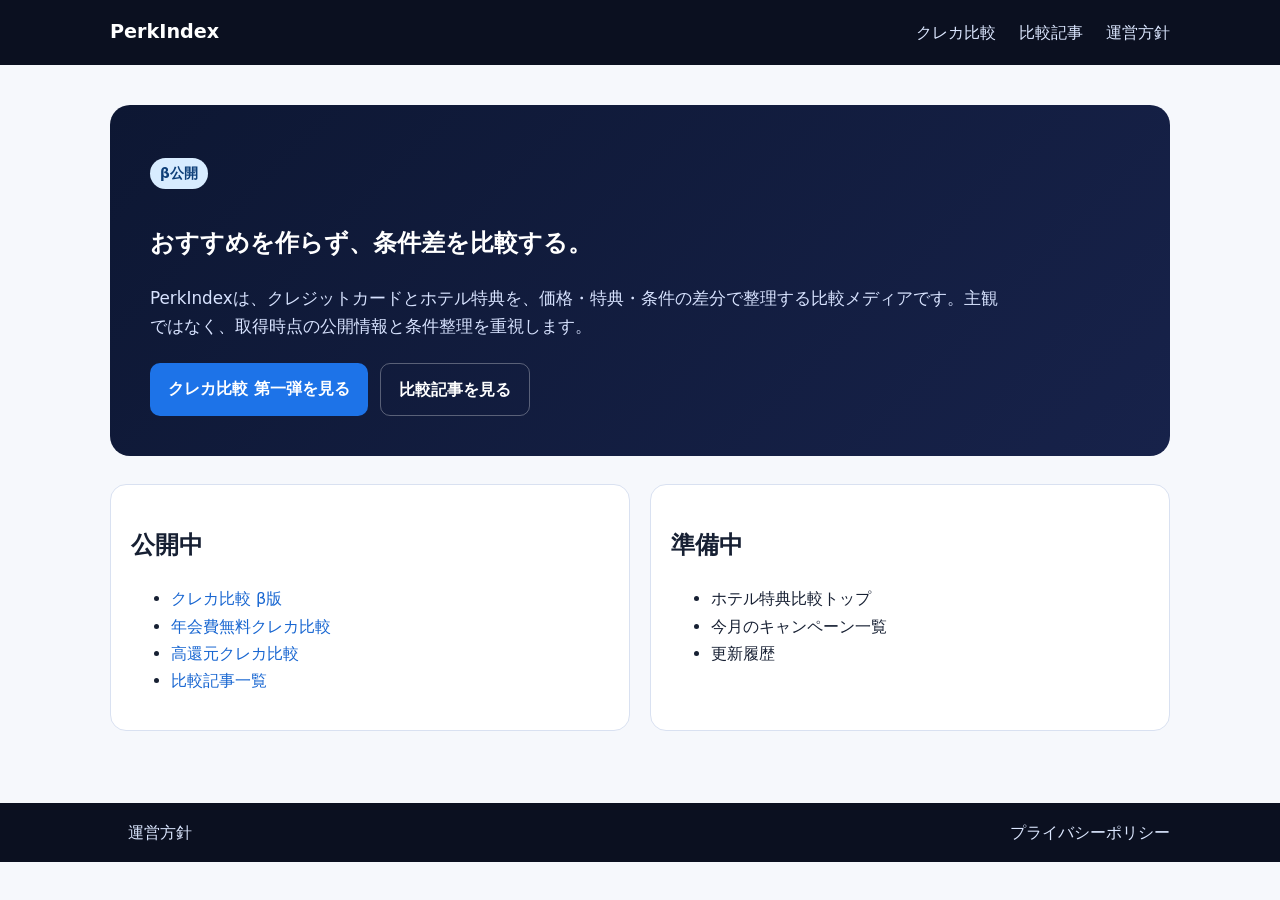
<file: index.html>
<!doctype html>
<html lang="ja">
<head>
  <meta charset="utf-8">
  <meta name="viewport" content="width=device-width, initial-scale=1">
  <title>PerkIndex | 特典・条件差分の比較メディア</title>
  <meta name="description" content="PerkIndexはクレジットカードとホテル特典を、価格・特典・条件の差分で比較するメディアです。">
  <link rel="stylesheet" href="/styles.css">
</head>
<body>
  <header class="site-header">
    <div class="wrap">
      <a class="brand" href="/">PerkIndex</a>
      <nav>
        <a href="/credit-cards/">クレカ比較</a>
        <a href="/articles/">比較記事</a>
        <a href="/about.html">運営方針</a>
      </nav>
    </div>
  </header>
  <main class="wrap page">
    <section class="hero">
      <p class="eyebrow">β公開</p>
      <h1>おすすめを作らず、条件差を比較する。</h1>
      <p class="lead">PerkIndexは、クレジットカードとホテル特典を、価格・特典・条件の差分で整理する比較メディアです。主観ではなく、取得時点の公開情報と条件整理を重視します。</p>
      <div class="cta-row">
        <a class="button" href="/credit-cards/">クレカ比較 第一弾を見る</a>
        <a class="button button-secondary" href="/articles/">比較記事を見る</a>
      </div>
    </section>

    <section class="grid two">
      <article class="card">
        <h2>公開中</h2>
        <ul>
          <li><a href="/credit-cards/">クレカ比較 β版</a></li>
          <li><a href="/credit-cards/free-cards.html">年会費無料クレカ比較</a></li>
          <li><a href="/credit-cards/high-return.html">高還元クレカ比較</a></li>
          <li><a href="/articles/">比較記事一覧</a></li>
        </ul>
      </article>
      <article class="card">
        <h2>準備中</h2>
        <ul>
          <li>ホテル特典比較トップ</li>
          <li>今月のキャンペーン一覧</li>
          <li>更新履歴</li>
        </ul>
      </article>
    </section>
  </main>
  <footer class="site-footer">
    <div class="wrap footer-links">
      <a href="/about.html">運営方針</a>
      <a href="/privacy.html">プライバシーポリシー</a>
    </div>
  </footer>
</body>
</html>
</file>
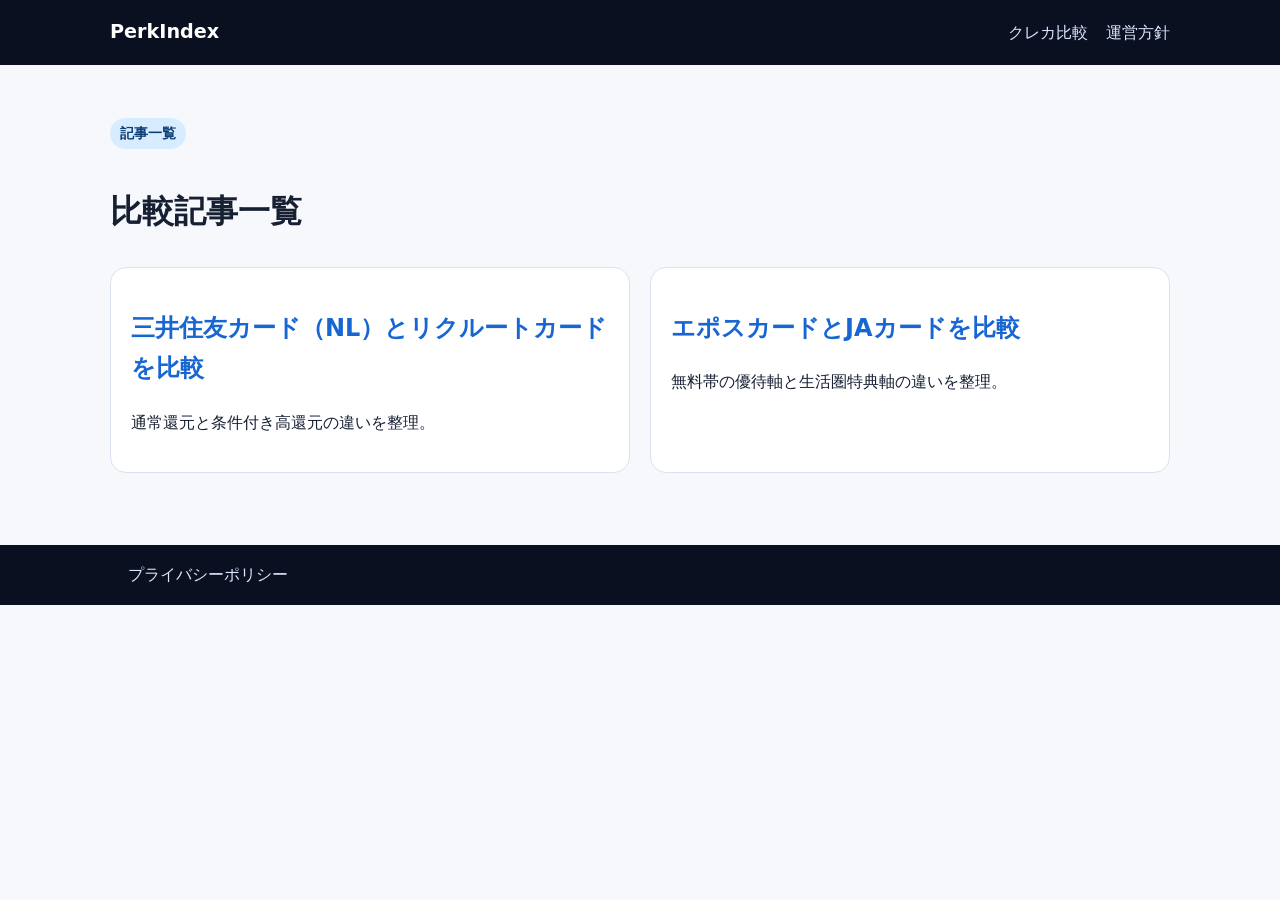
<file: articles/index.html>
<!doctype html>
<html lang="ja">
<head>
  <meta charset="utf-8">
  <meta name="viewport" content="width=device-width, initial-scale=1">
  <title>比較記事一覧 | PerkIndex</title>
  <link rel="stylesheet" href="/styles.css">
</head>
<body>
<header class="site-header"><div class="wrap"><a class="brand" href="/">PerkIndex</a><nav><a href="/credit-cards/">クレカ比較</a><a href="/about.html">運営方針</a></nav></div></header>
<main class="wrap page">
  <p class="eyebrow">記事一覧</p>
  <h1>比較記事一覧</h1>
  <section class="grid two">
    <article class="card"><h2><a href="/articles/mitsui-sumitomo-nl-vs-recruit-card.html">三井住友カード（NL）とリクルートカードを比較</a></h2><p>通常還元と条件付き高還元の違いを整理。</p></article>
    <article class="card"><h2><a href="/articles/epos-card-vs-ja-card.html">エポスカードとJAカードを比較</a></h2><p>無料帯の優待軸と生活圏特典軸の違いを整理。</p></article>
  </section>
</main>
<footer class="site-footer"><div class="wrap footer-links"><a href="/privacy.html">プライバシーポリシー</a></div></footer>
</body>
</html>
</file>
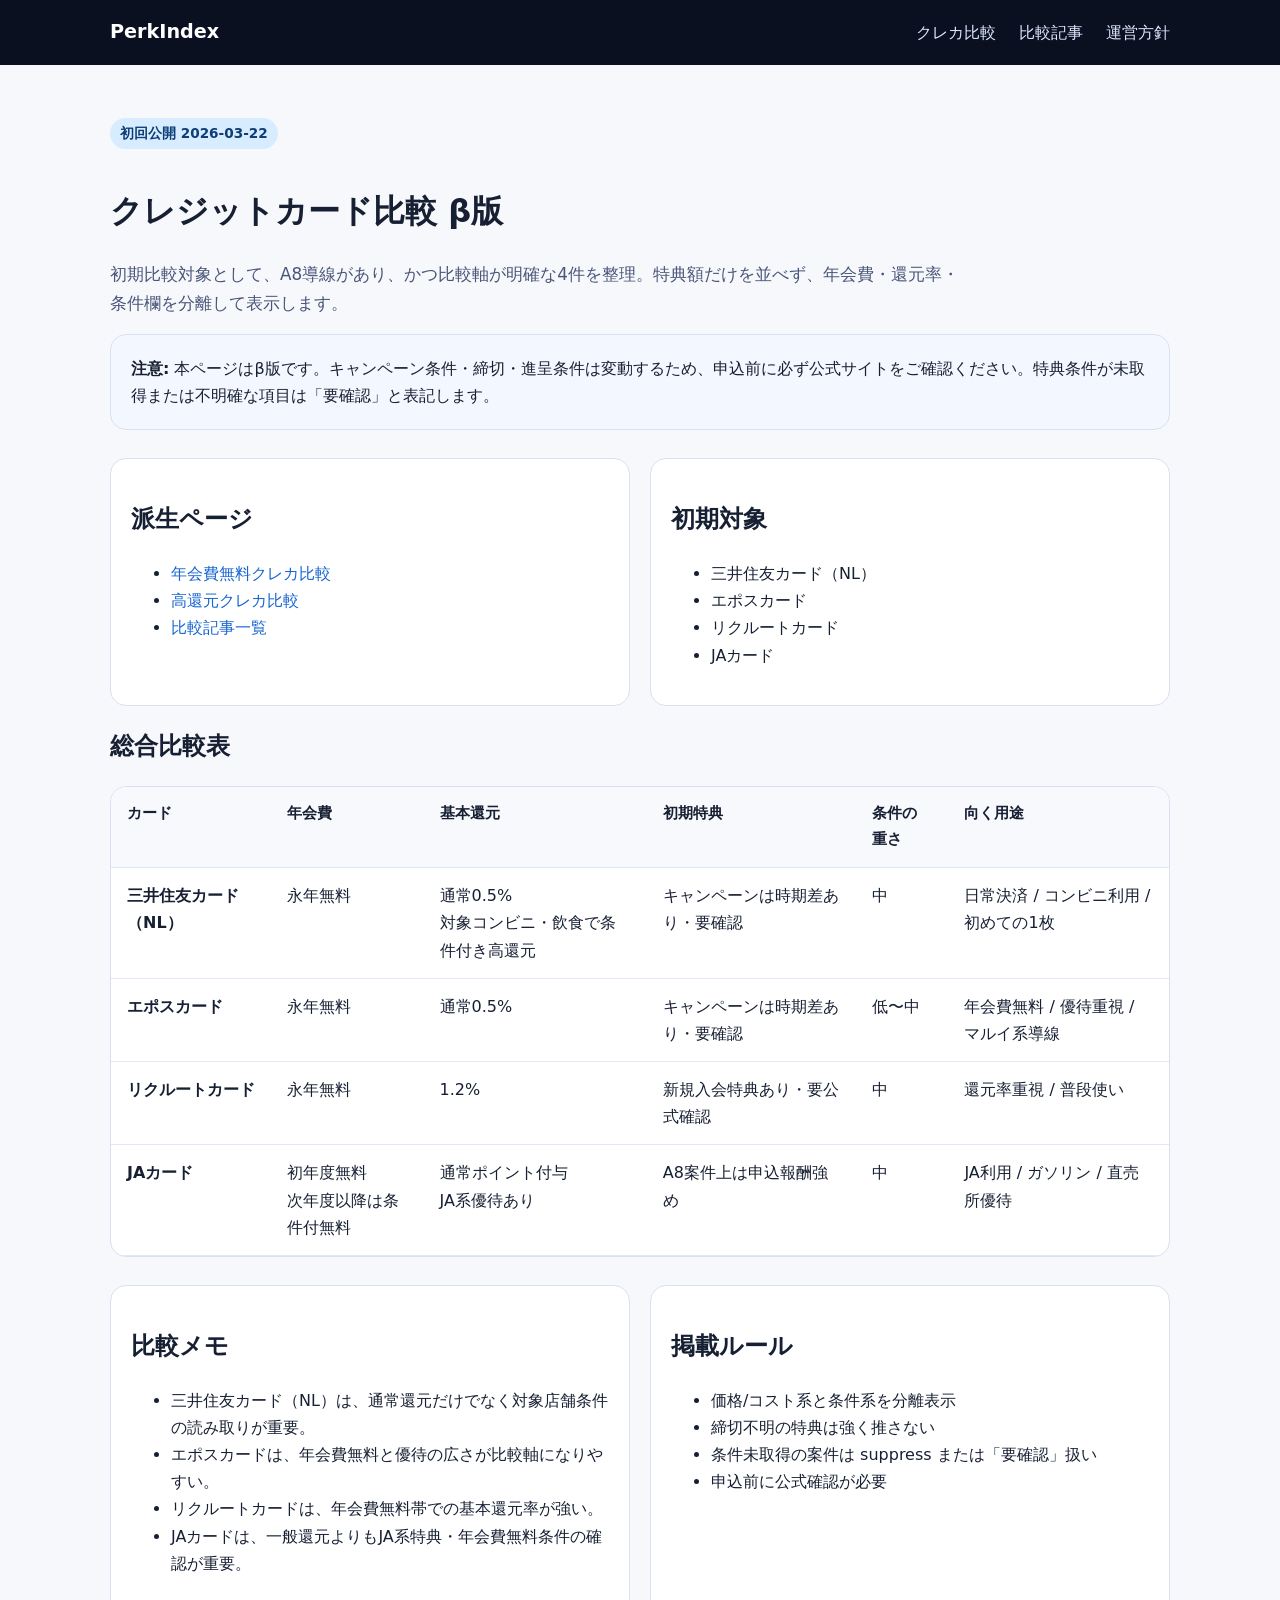
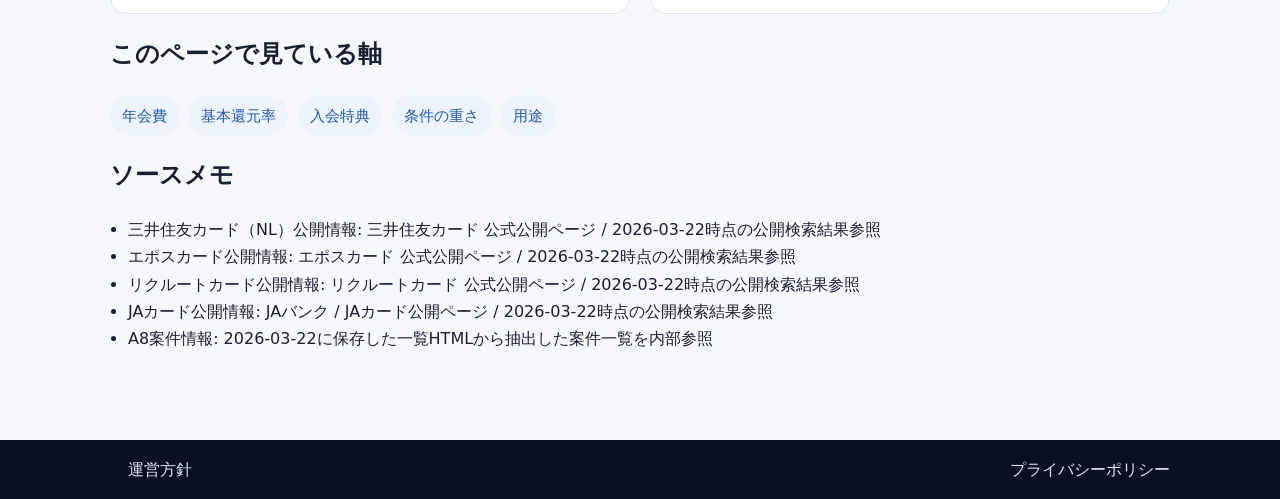
<file: credit-cards/index.html>
<!doctype html>
<html lang="ja">
<head>
  <meta charset="utf-8">
  <meta name="viewport" content="width=device-width, initial-scale=1">
  <title>クレジットカード比較 β版 | PerkIndex</title>
  <meta name="description" content="年会費無料〜低額帯の主要クレジットカードを、年会費・基本還元・条件差で整理した初期比較ページです。">
  <link rel="stylesheet" href="/styles.css">
</head>
<body>
  <header class="site-header">
    <div class="wrap">
      <a class="brand" href="/">PerkIndex</a>
      <nav>
        <a href="/credit-cards/">クレカ比較</a>
        <a href="/articles/">比較記事</a>
        <a href="/about.html">運営方針</a>
      </nav>
    </div>
  </header>

  <main class="wrap page">
    <p class="eyebrow">初回公開 2026-03-22</p>
    <h1>クレジットカード比較 β版</h1>
    <p class="lead">初期比較対象として、A8導線があり、かつ比較軸が明確な4件を整理。特典額だけを並べず、年会費・還元率・条件欄を分離して表示します。</p>

    <div class="notice">
      <strong>注意:</strong> 本ページはβ版です。キャンペーン条件・締切・進呈条件は変動するため、申込前に必ず公式サイトをご確認ください。特典条件が未取得または不明確な項目は「要確認」と表記します。
    </div>

    <section class="grid two">
      <article class="card"><h2>派生ページ</h2><ul><li><a href="/credit-cards/free-cards.html">年会費無料クレカ比較</a></li><li><a href="/credit-cards/high-return.html">高還元クレカ比較</a></li><li><a href="/articles/">比較記事一覧</a></li></ul></article>
      <article class="card"><h2>初期対象</h2><ul><li>三井住友カード（NL）</li><li>エポスカード</li><li>リクルートカード</li><li>JAカード</li></ul></article>
    </section>

    <section>
      <h2>総合比較表</h2>
      <div class="table-wrap">
        <table>
          <thead>
            <tr>
              <th>カード</th>
              <th>年会費</th>
              <th>基本還元</th>
              <th>初期特典</th>
              <th>条件の重さ</th>
              <th>向く用途</th>
            </tr>
          </thead>
          <tbody>
            <tr>
              <td><strong>三井住友カード（NL）</strong></td>
              <td>永年無料</td>
              <td>通常0.5%<br>対象コンビニ・飲食で条件付き高還元</td>
              <td>キャンペーンは時期差あり・要確認</td>
              <td>中</td>
              <td>日常決済 / コンビニ利用 / 初めての1枚</td>
            </tr>
            <tr>
              <td><strong>エポスカード</strong></td>
              <td>永年無料</td>
              <td>通常0.5%</td>
              <td>キャンペーンは時期差あり・要確認</td>
              <td>低〜中</td>
              <td>年会費無料 / 優待重視 / マルイ系導線</td>
            </tr>
            <tr>
              <td><strong>リクルートカード</strong></td>
              <td>永年無料</td>
              <td>1.2%</td>
              <td>新規入会特典あり・要公式確認</td>
              <td>中</td>
              <td>還元率重視 / 普段使い</td>
            </tr>
            <tr>
              <td><strong>JAカード</strong></td>
              <td>初年度無料<br>次年度以降は条件付無料</td>
              <td>通常ポイント付与<br>JA系優待あり</td>
              <td>A8案件上は申込報酬強め</td>
              <td>中</td>
              <td>JA利用 / ガソリン / 直売所優待</td>
            </tr>
          </tbody>
        </table>
      </div>
    </section>

    <section class="grid two">
      <article class="card">
        <h2>比較メモ</h2>
        <ul>
          <li>三井住友カード（NL）は、通常還元だけでなく対象店舗条件の読み取りが重要。</li>
          <li>エポスカードは、年会費無料と優待の広さが比較軸になりやすい。</li>
          <li>リクルートカードは、年会費無料帯での基本還元率が強い。</li>
          <li>JAカードは、一般還元よりもJA系特典・年会費無料条件の確認が重要。</li>
        </ul>
      </article>
      <article class="card">
        <h2>掲載ルール</h2>
        <ul>
          <li>価格/コスト系と条件系を分離表示</li>
          <li>締切不明の特典は強く推さない</li>
          <li>条件未取得の案件は suppress または「要確認」扱い</li>
          <li>申込前に公式確認が必要</li>
        </ul>
      </article>
    </section>

    <section>
      <h2>このページで見ている軸</h2>
      <div class="chips">
        <span>年会費</span>
        <span>基本還元率</span>
        <span>入会特典</span>
        <span>条件の重さ</span>
        <span>用途</span>
      </div>
    </section>

    <section>
      <h2>ソースメモ</h2>
      <ul class="sources">
        <li>三井住友カード（NL）公開情報: 三井住友カード 公式公開ページ / 2026-03-22時点の公開検索結果参照</li>
        <li>エポスカード公開情報: エポスカード 公式公開ページ / 2026-03-22時点の公開検索結果参照</li>
        <li>リクルートカード公開情報: リクルートカード 公式公開ページ / 2026-03-22時点の公開検索結果参照</li>
        <li>JAカード公開情報: JAバンク / JAカード公開ページ / 2026-03-22時点の公開検索結果参照</li>
        <li>A8案件情報: 2026-03-22に保存した一覧HTMLから抽出した案件一覧を内部参照</li>
      </ul>
    </section>
  </main>

  <footer class="site-footer">
    <div class="wrap footer-links">
      <a href="/about.html">運営方針</a>
      <a href="/privacy.html">プライバシーポリシー</a>
    </div>
  </footer>
</body>
</html>
</file>
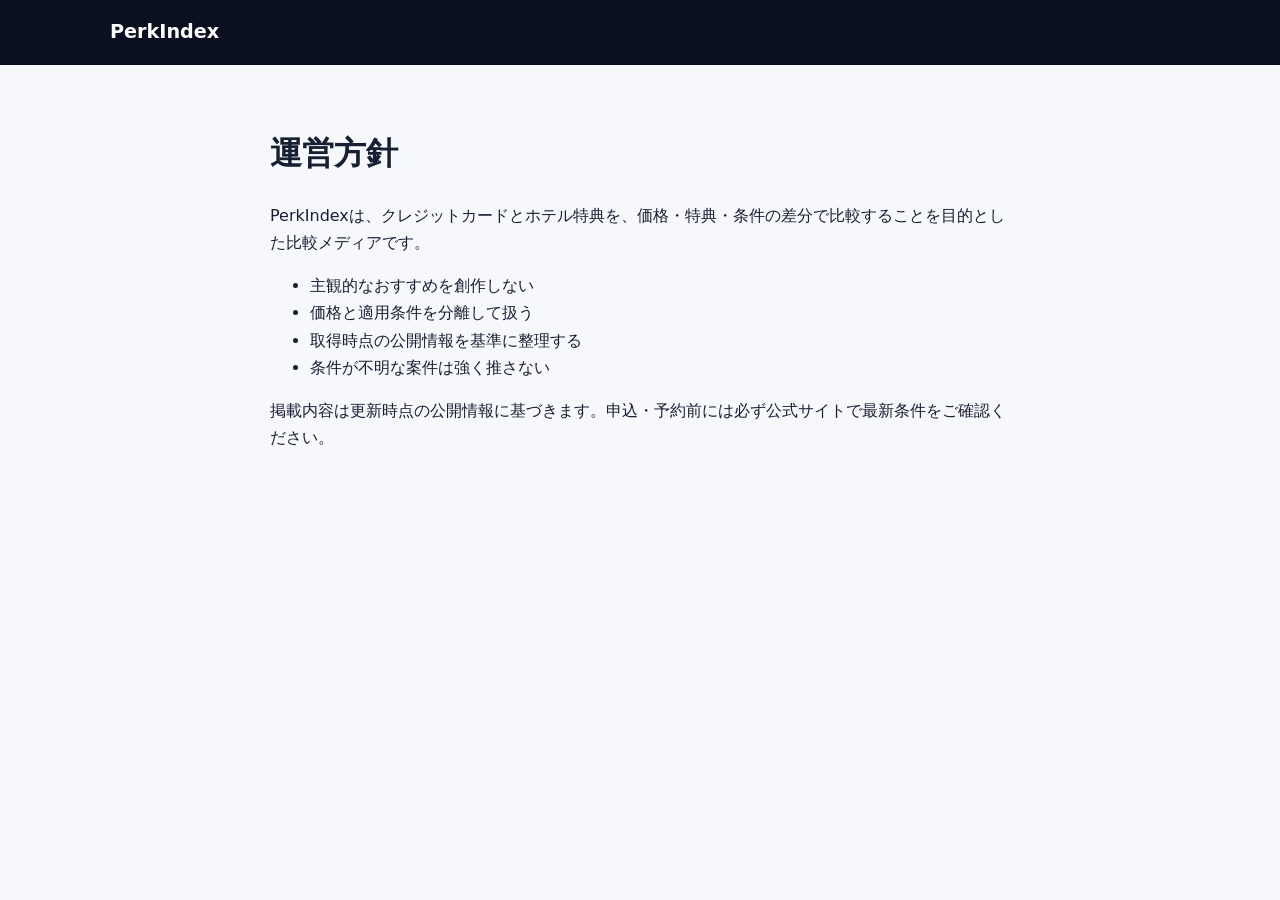
<file: about.html>
<!doctype html>
<html lang="ja">
<head>
  <meta charset="utf-8">
  <meta name="viewport" content="width=device-width, initial-scale=1">
  <title>運営方針 | PerkIndex</title>
  <link rel="stylesheet" href="/styles.css">
</head>
<body>
  <header class="site-header"><div class="wrap"><a class="brand" href="/">PerkIndex</a></div></header>
  <main class="wrap page prose">
    <h1>運営方針</h1>
    <p>PerkIndexは、クレジットカードとホテル特典を、価格・特典・条件の差分で比較することを目的とした比較メディアです。</p>
    <ul>
      <li>主観的なおすすめを創作しない</li>
      <li>価格と適用条件を分離して扱う</li>
      <li>取得時点の公開情報を基準に整理する</li>
      <li>条件が不明な案件は強く推さない</li>
    </ul>
    <p>掲載内容は更新時点の公開情報に基づきます。申込・予約前には必ず公式サイトで最新条件をご確認ください。</p>
  </main>
</body>
</html>
</file>
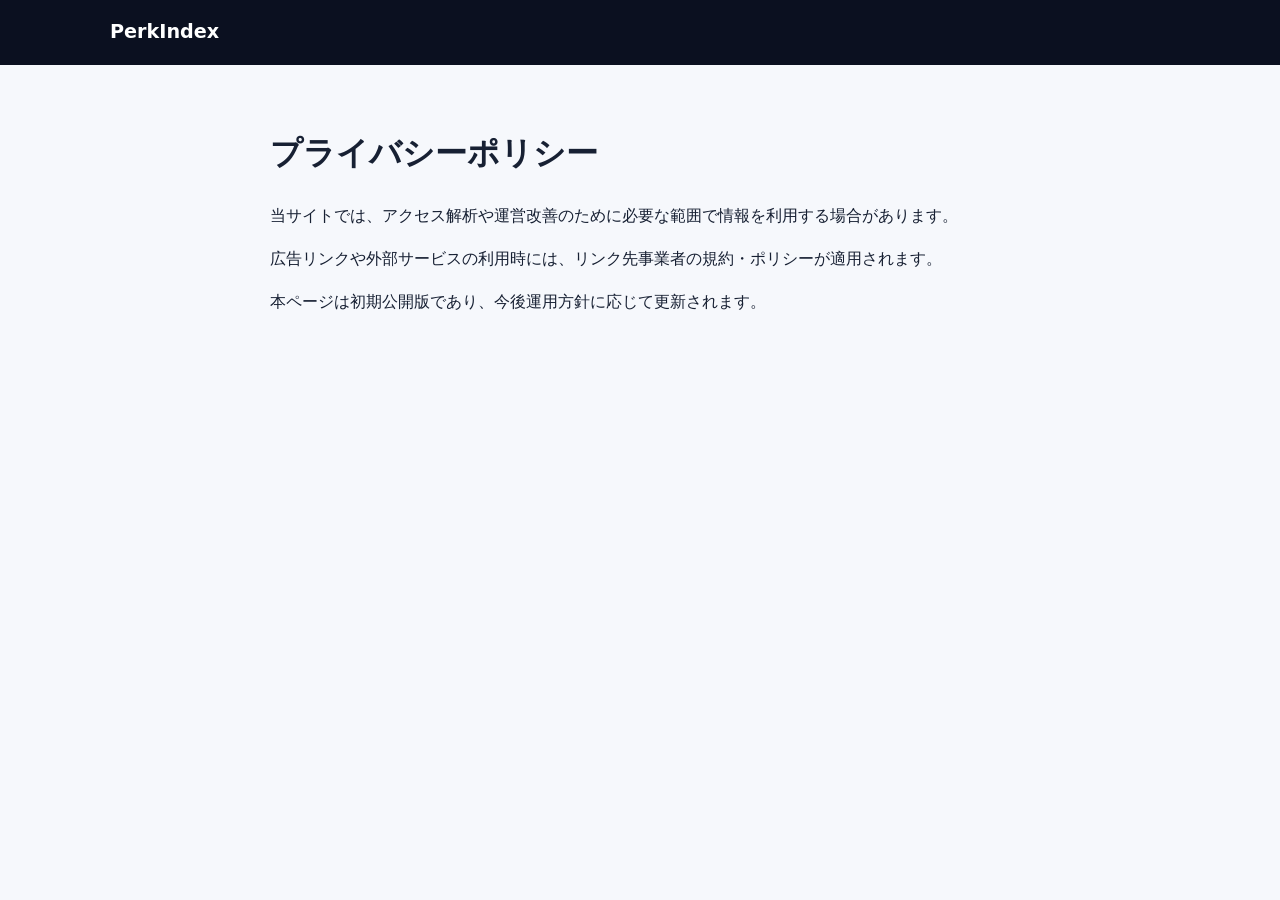
<file: privacy.html>
<!doctype html>
<html lang="ja">
<head>
  <meta charset="utf-8">
  <meta name="viewport" content="width=device-width, initial-scale=1">
  <title>プライバシーポリシー | PerkIndex</title>
  <link rel="stylesheet" href="/styles.css">
</head>
<body>
  <header class="site-header"><div class="wrap"><a class="brand" href="/">PerkIndex</a></div></header>
  <main class="wrap page prose">
    <h1>プライバシーポリシー</h1>
    <p>当サイトでは、アクセス解析や運営改善のために必要な範囲で情報を利用する場合があります。</p>
    <p>広告リンクや外部サービスの利用時には、リンク先事業者の規約・ポリシーが適用されます。</p>
    <p>本ページは初期公開版であり、今後運用方針に応じて更新されます。</p>
  </main>
</body>
</html>
</file>
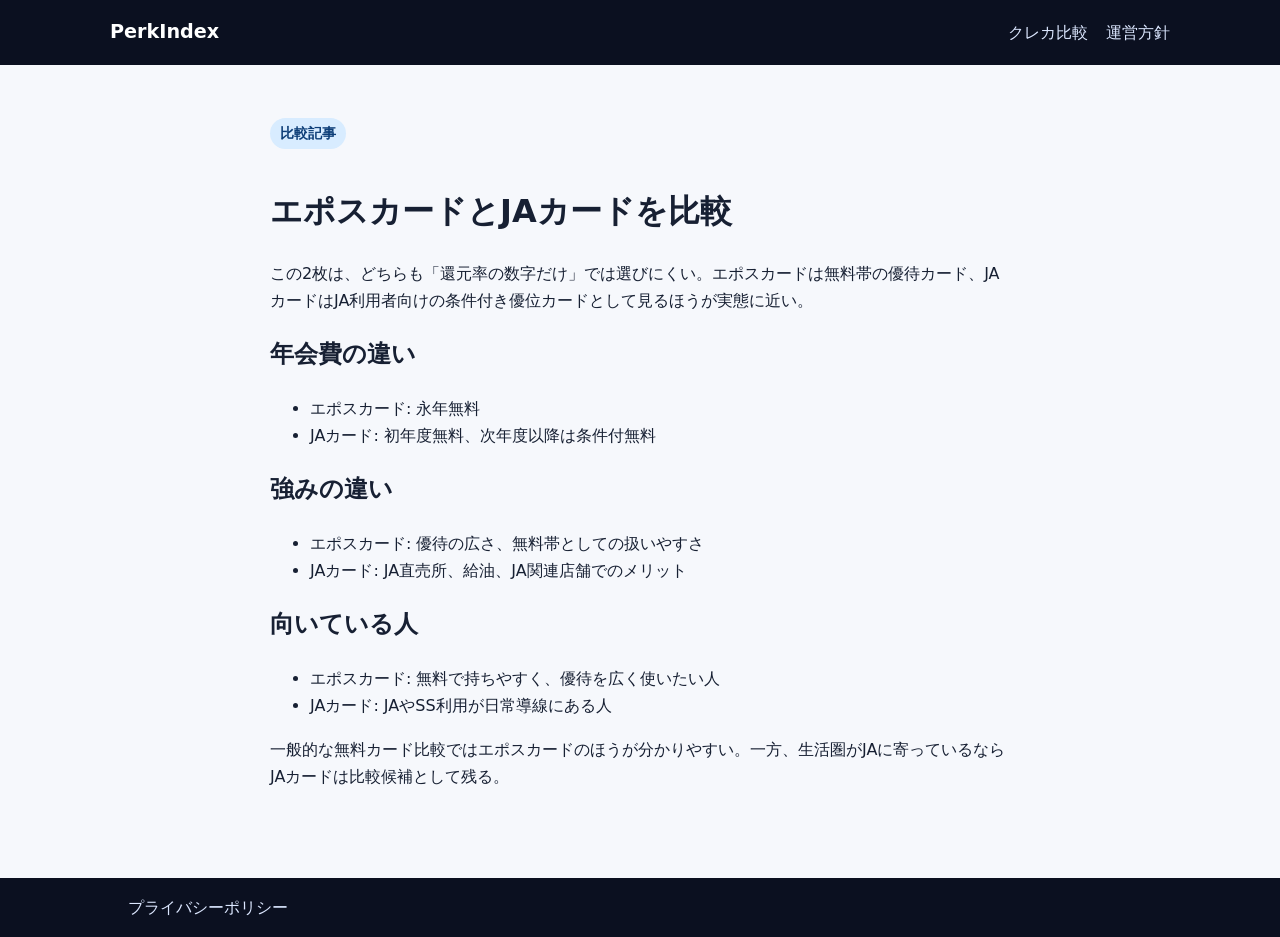
<file: articles/epos-card-vs-ja-card.html>
<!doctype html>
<html lang="ja">
<head>
  <meta charset="utf-8">
  <meta name="viewport" content="width=device-width, initial-scale=1">
  <title>エポスカードとJAカードを比較 | PerkIndex</title>
  <meta name="description" content="エポスカードとJAカードの違いを、年会費・優待・用途で整理します。">
  <link rel="stylesheet" href="/styles.css">
</head>
<body>
<header class="site-header"><div class="wrap"><a class="brand" href="/">PerkIndex</a><nav><a href="/credit-cards/">クレカ比較</a><a href="/about.html">運営方針</a></nav></div></header>
<main class="wrap page prose">
  <p class="eyebrow">比較記事</p>
  <h1>エポスカードとJAカードを比較</h1>
  <p>この2枚は、どちらも「還元率の数字だけ」では選びにくい。エポスカードは無料帯の優待カード、JAカードはJA利用者向けの条件付き優位カードとして見るほうが実態に近い。</p>
  <h2>年会費の違い</h2>
  <ul>
    <li>エポスカード: 永年無料</li>
    <li>JAカード: 初年度無料、次年度以降は条件付無料</li>
  </ul>
  <h2>強みの違い</h2>
  <ul>
    <li>エポスカード: 優待の広さ、無料帯としての扱いやすさ</li>
    <li>JAカード: JA直売所、給油、JA関連店舗でのメリット</li>
  </ul>
  <h2>向いている人</h2>
  <ul>
    <li>エポスカード: 無料で持ちやすく、優待を広く使いたい人</li>
    <li>JAカード: JAやSS利用が日常導線にある人</li>
  </ul>
  <p>一般的な無料カード比較ではエポスカードのほうが分かりやすい。一方、生活圏がJAに寄っているならJAカードは比較候補として残る。</p>
</main>
<footer class="site-footer"><div class="wrap footer-links"><a href="/privacy.html">プライバシーポリシー</a></div></footer>
</body>
</html>
</file>
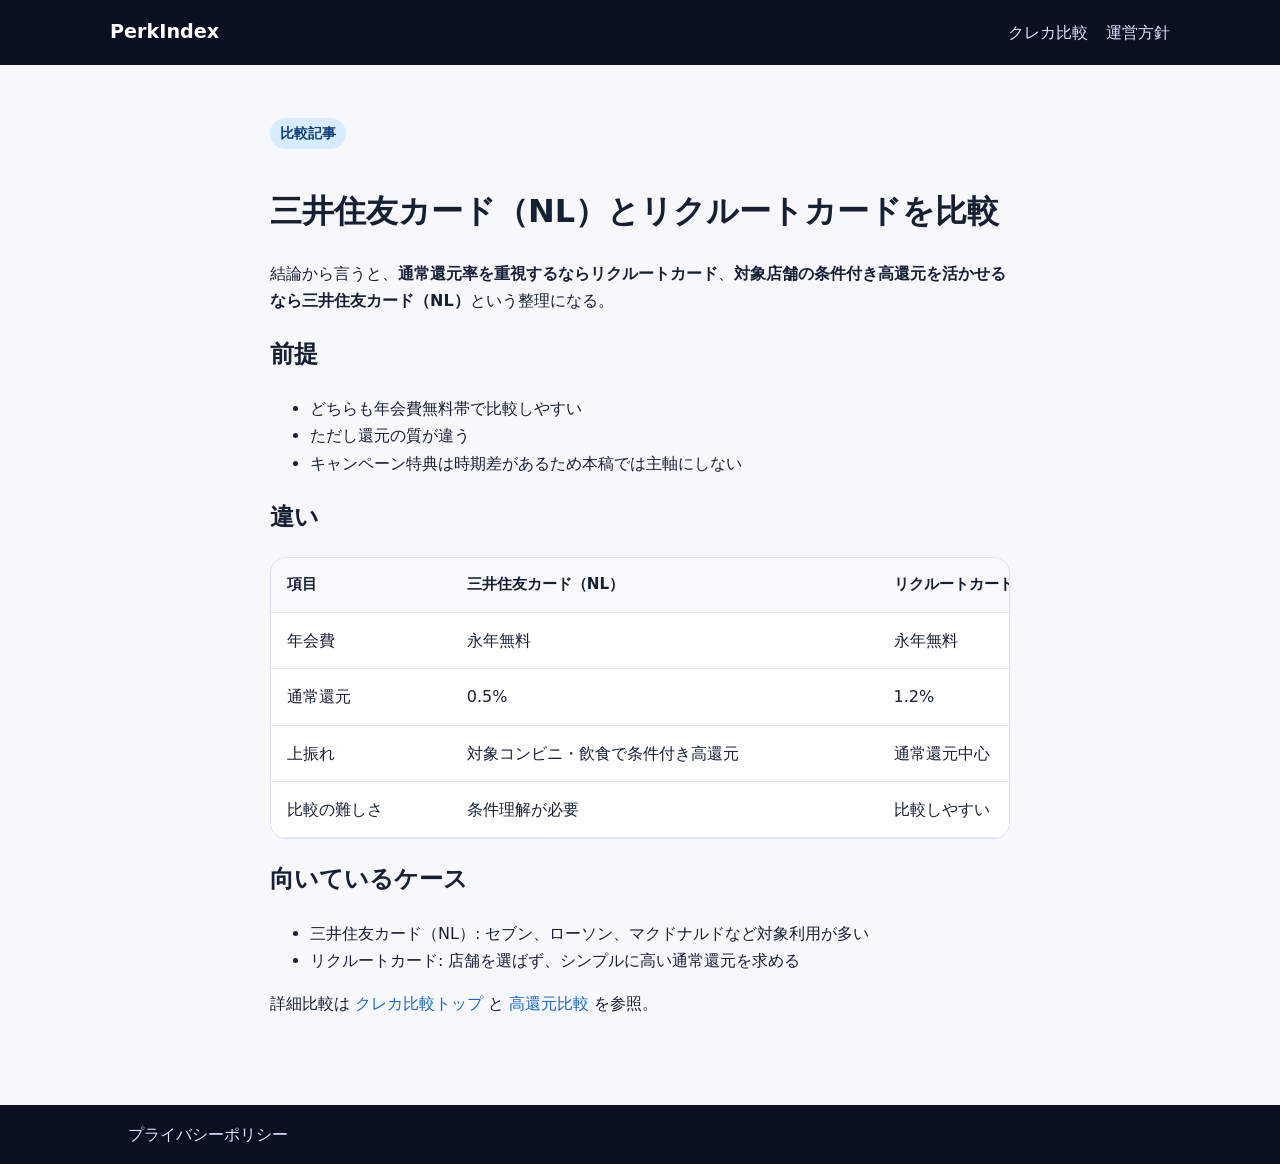
<file: articles/mitsui-sumitomo-nl-vs-recruit-card.html>
<!doctype html>
<html lang="ja">
<head>
  <meta charset="utf-8">
  <meta name="viewport" content="width=device-width, initial-scale=1">
  <title>三井住友カード（NL）とリクルートカードを比較 | PerkIndex</title>
  <meta name="description" content="三井住友カード（NL）とリクルートカードの違いを、年会費・還元率・条件差で整理します。">
  <link rel="stylesheet" href="/styles.css">
</head>
<body>
<header class="site-header"><div class="wrap"><a class="brand" href="/">PerkIndex</a><nav><a href="/credit-cards/">クレカ比較</a><a href="/about.html">運営方針</a></nav></div></header>
<main class="wrap page prose">
  <p class="eyebrow">比較記事</p>
  <h1>三井住友カード（NL）とリクルートカードを比較</h1>
  <p>結論から言うと、<strong>通常還元率を重視するならリクルートカード</strong>、<strong>対象店舗の条件付き高還元を活かせるなら三井住友カード（NL）</strong>という整理になる。</p>
  <h2>前提</h2>
  <ul>
    <li>どちらも年会費無料帯で比較しやすい</li>
    <li>ただし還元の質が違う</li>
    <li>キャンペーン特典は時期差があるため本稿では主軸にしない</li>
  </ul>
  <h2>違い</h2>
  <div class="table-wrap"><table><thead><tr><th>項目</th><th>三井住友カード（NL）</th><th>リクルートカード</th></tr></thead><tbody>
  <tr><td>年会費</td><td>永年無料</td><td>永年無料</td></tr>
  <tr><td>通常還元</td><td>0.5%</td><td>1.2%</td></tr>
  <tr><td>上振れ</td><td>対象コンビニ・飲食で条件付き高還元</td><td>通常還元中心</td></tr>
  <tr><td>比較の難しさ</td><td>条件理解が必要</td><td>比較しやすい</td></tr>
  </tbody></table></div>
  <h2>向いているケース</h2>
  <ul>
    <li>三井住友カード（NL）: セブン、ローソン、マクドナルドなど対象利用が多い</li>
    <li>リクルートカード: 店舗を選ばず、シンプルに高い通常還元を求める</li>
  </ul>
  <p>詳細比較は <a href="/credit-cards/">クレカ比較トップ</a> と <a href="/credit-cards/high-return.html">高還元比較</a> を参照。</p>
</main>
<footer class="site-footer"><div class="wrap footer-links"><a href="/privacy.html">プライバシーポリシー</a></div></footer>
</body>
</html>
</file>
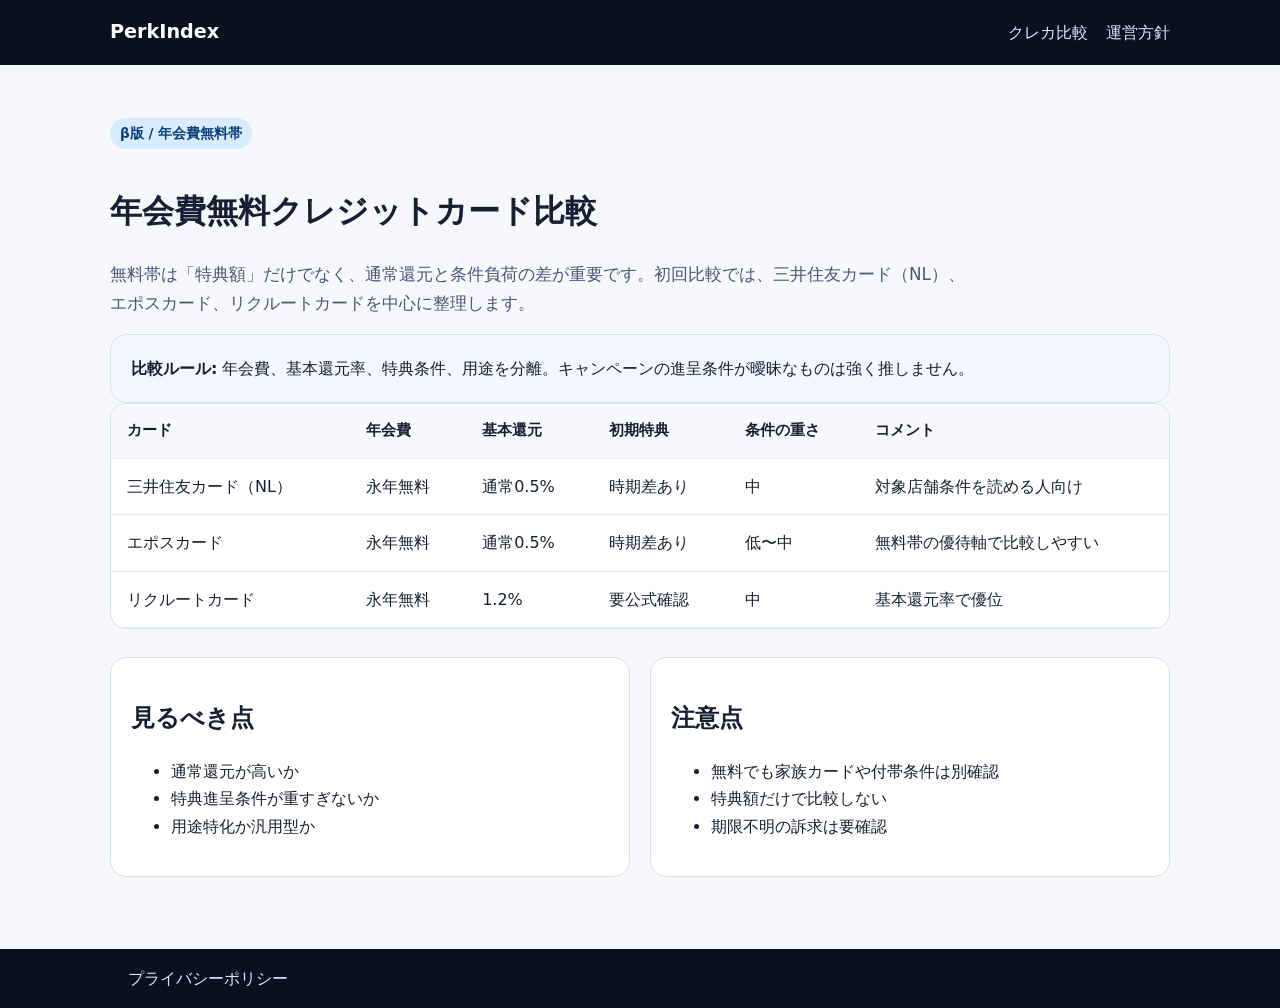
<file: credit-cards/free-cards.html>
<!doctype html>
<html lang="ja">
<head>
  <meta charset="utf-8">
  <meta name="viewport" content="width=device-width, initial-scale=1">
  <title>年会費無料クレジットカード比較 β版 | PerkIndex</title>
  <meta name="description" content="年会費無料クレジットカードを、基本還元率・入会特典・条件の重さで整理した比較ページです。">
  <link rel="stylesheet" href="/styles.css">
</head>
<body>
<header class="site-header"><div class="wrap"><a class="brand" href="/">PerkIndex</a><nav><a href="/credit-cards/">クレカ比較</a><a href="/about.html">運営方針</a></nav></div></header>
<main class="wrap page">
  <p class="eyebrow">β版 / 年会費無料帯</p>
  <h1>年会費無料クレジットカード比較</h1>
  <p class="lead">無料帯は「特典額」だけでなく、通常還元と条件負荷の差が重要です。初回比較では、三井住友カード（NL）、エポスカード、リクルートカードを中心に整理します。</p>
  <div class="notice"><strong>比較ルール:</strong> 年会費、基本還元率、特典条件、用途を分離。キャンペーンの進呈条件が曖昧なものは強く推しません。</div>
  <section>
    <div class="table-wrap">
      <table>
        <thead><tr><th>カード</th><th>年会費</th><th>基本還元</th><th>初期特典</th><th>条件の重さ</th><th>コメント</th></tr></thead>
        <tbody>
          <tr><td>三井住友カード（NL）</td><td>永年無料</td><td>通常0.5%</td><td>時期差あり</td><td>中</td><td>対象店舗条件を読める人向け</td></tr>
          <tr><td>エポスカード</td><td>永年無料</td><td>通常0.5%</td><td>時期差あり</td><td>低〜中</td><td>無料帯の優待軸で比較しやすい</td></tr>
          <tr><td>リクルートカード</td><td>永年無料</td><td>1.2%</td><td>要公式確認</td><td>中</td><td>基本還元率で優位</td></tr>
        </tbody>
      </table>
    </div>
  </section>
  <section class="grid two">
    <article class="card"><h2>見るべき点</h2><ul><li>通常還元が高いか</li><li>特典進呈条件が重すぎないか</li><li>用途特化か汎用型か</li></ul></article>
    <article class="card"><h2>注意点</h2><ul><li>無料でも家族カードや付帯条件は別確認</li><li>特典額だけで比較しない</li><li>期限不明の訴求は要確認</li></ul></article>
  </section>
</main>
<footer class="site-footer"><div class="wrap footer-links"><a href="/privacy.html">プライバシーポリシー</a></div></footer>
</body>
</html>
</file>
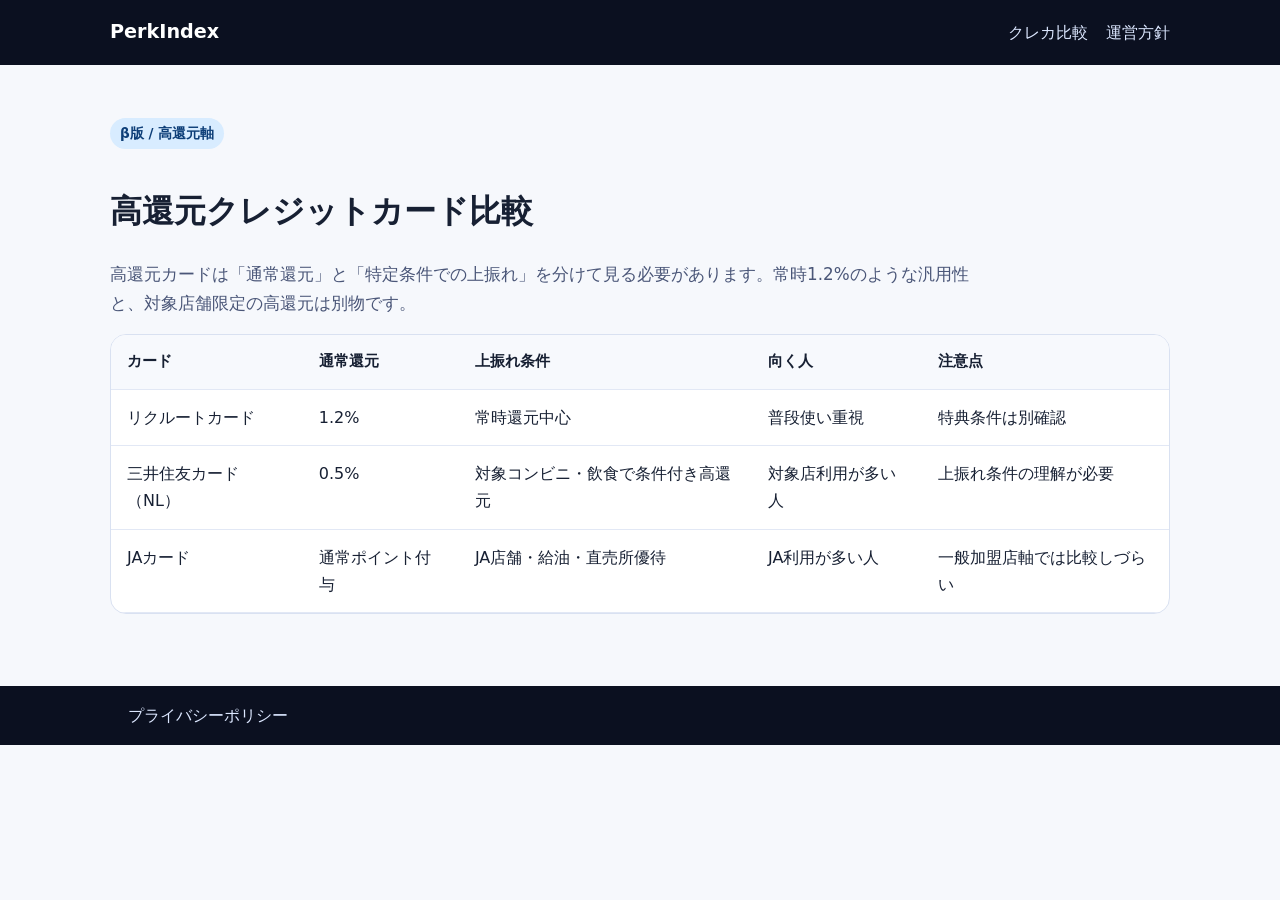
<file: credit-cards/high-return.html>
<!doctype html>
<html lang="ja">
<head>
  <meta charset="utf-8">
  <meta name="viewport" content="width=device-width, initial-scale=1">
  <title>高還元クレジットカード比較 β版 | PerkIndex</title>
  <meta name="description" content="高還元をうたうクレジットカードを、通常還元・用途別上振れ・条件で整理したページです。">
  <link rel="stylesheet" href="/styles.css">
</head>
<body>
<header class="site-header"><div class="wrap"><a class="brand" href="/">PerkIndex</a><nav><a href="/credit-cards/">クレカ比較</a><a href="/about.html">運営方針</a></nav></div></header>
<main class="wrap page">
  <p class="eyebrow">β版 / 高還元軸</p>
  <h1>高還元クレジットカード比較</h1>
  <p class="lead">高還元カードは「通常還元」と「特定条件での上振れ」を分けて見る必要があります。常時1.2%のような汎用性と、対象店舗限定の高還元は別物です。</p>
  <section>
    <div class="table-wrap">
      <table>
        <thead><tr><th>カード</th><th>通常還元</th><th>上振れ条件</th><th>向く人</th><th>注意点</th></tr></thead>
        <tbody>
          <tr><td>リクルートカード</td><td>1.2%</td><td>常時還元中心</td><td>普段使い重視</td><td>特典条件は別確認</td></tr>
          <tr><td>三井住友カード（NL）</td><td>0.5%</td><td>対象コンビニ・飲食で条件付き高還元</td><td>対象店利用が多い人</td><td>上振れ条件の理解が必要</td></tr>
          <tr><td>JAカード</td><td>通常ポイント付与</td><td>JA店舗・給油・直売所優待</td><td>JA利用が多い人</td><td>一般加盟店軸では比較しづらい</td></tr>
        </tbody>
      </table>
    </div>
  </section>
</main>
<footer class="site-footer"><div class="wrap footer-links"><a href="/privacy.html">プライバシーポリシー</a></div></footer>
</body>
</html>
</file>
<file: styles.css>
:root{--bg:#0b1020;--panel:#121935;--line:#27304f;--text:#e9edf7;--muted:#9da8c6;--accent:#7cc4ff;--accent2:#d8ecff}*{box-sizing:border-box}body{margin:0;font-family:system-ui,-apple-system,BlinkMacSystemFont,"Segoe UI",sans-serif;background:#f6f8fc;color:#172033;line-height:1.7}a{color:#1866d1;text-decoration:none}.wrap{max-width:1100px;margin:0 auto;padding:0 20px}.site-header,.site-footer{background:var(--bg);color:#fff}.site-header .wrap,.site-footer .wrap{display:flex;justify-content:space-between;align-items:center;padding:16px 20px}.site-header nav a,.site-footer a{color:#dce7ff;margin-left:18px}.brand{color:#fff;font-weight:800;font-size:1.2rem}.page{padding:40px 20px 72px}.hero{background:linear-gradient(135deg,#0d1733,#17224a);color:#fff;padding:40px;border-radius:20px}.eyebrow{display:inline-block;background:#d8ecff;color:#0d3e78;padding:4px 10px;border-radius:999px;font-size:.85rem;font-weight:700}.lead{font-size:1.05rem;color:#4a5678;max-width:860px}.hero .lead{color:#d8e3ff}.cta-row{display:flex;gap:12px;flex-wrap:wrap;margin-top:22px}.button{display:inline-block;background:#1d73e8;color:#fff;padding:12px 18px;border-radius:10px;font-weight:700}.button-secondary{background:transparent;border:1px solid rgba(255,255,255,.3)}.grid{display:grid;gap:20px;margin-top:28px}.grid.two{grid-template-columns:repeat(auto-fit,minmax(280px,1fr))}.card,.notice{background:#fff;border:1px solid #d9e1f1;border-radius:16px;padding:20px}.notice{background:#f3f7ff}.table-wrap{overflow:auto;background:#fff;border:1px solid #d9e1f1;border-radius:16px}.table-wrap table{width:100%;border-collapse:collapse;min-width:820px}.table-wrap th,.table-wrap td{padding:14px 16px;border-bottom:1px solid #e2e8f5;vertical-align:top;text-align:left}.table-wrap th{background:#f7f9fd;font-size:.95rem}.chips{display:flex;flex-wrap:wrap;gap:10px}.chips span{background:#edf4ff;color:#215aa8;padding:8px 12px;border-radius:999px;font-size:.92rem}.sources{padding-left:18px}.prose{max-width:780px}
</file>
